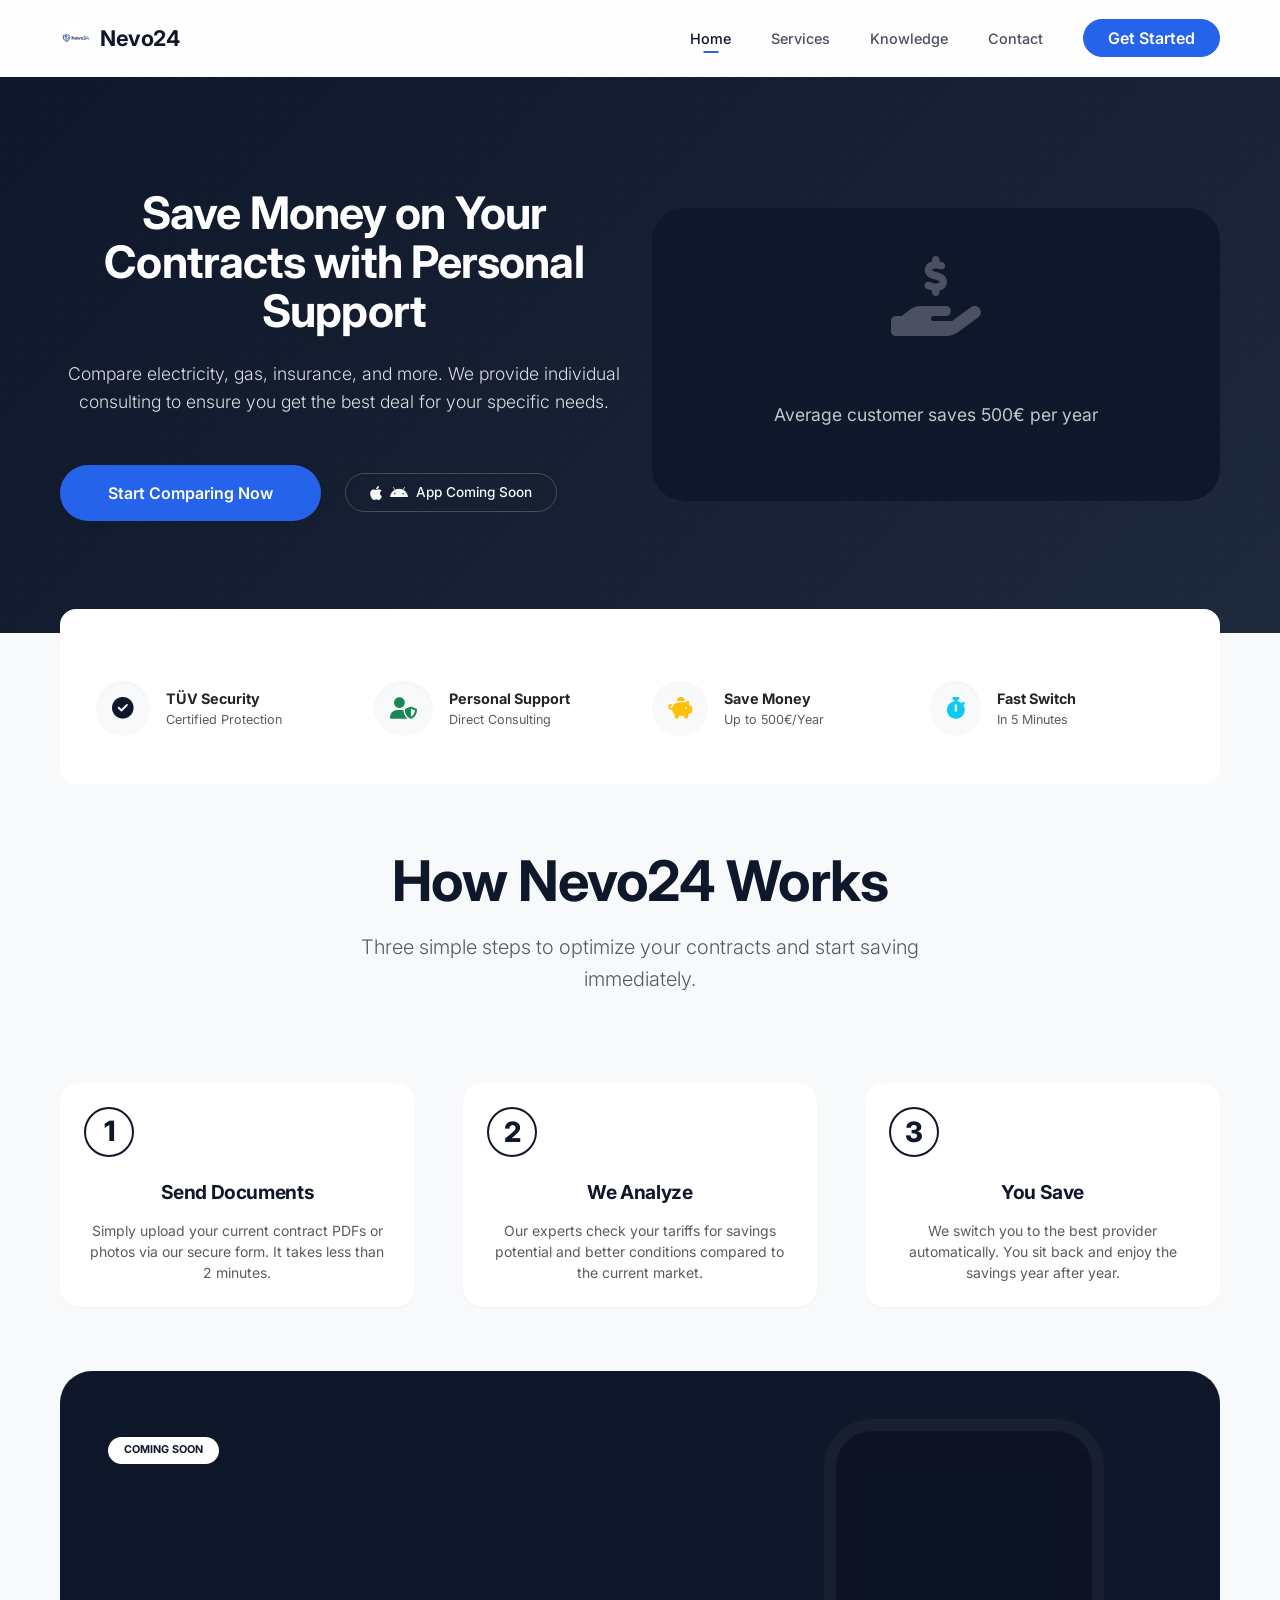
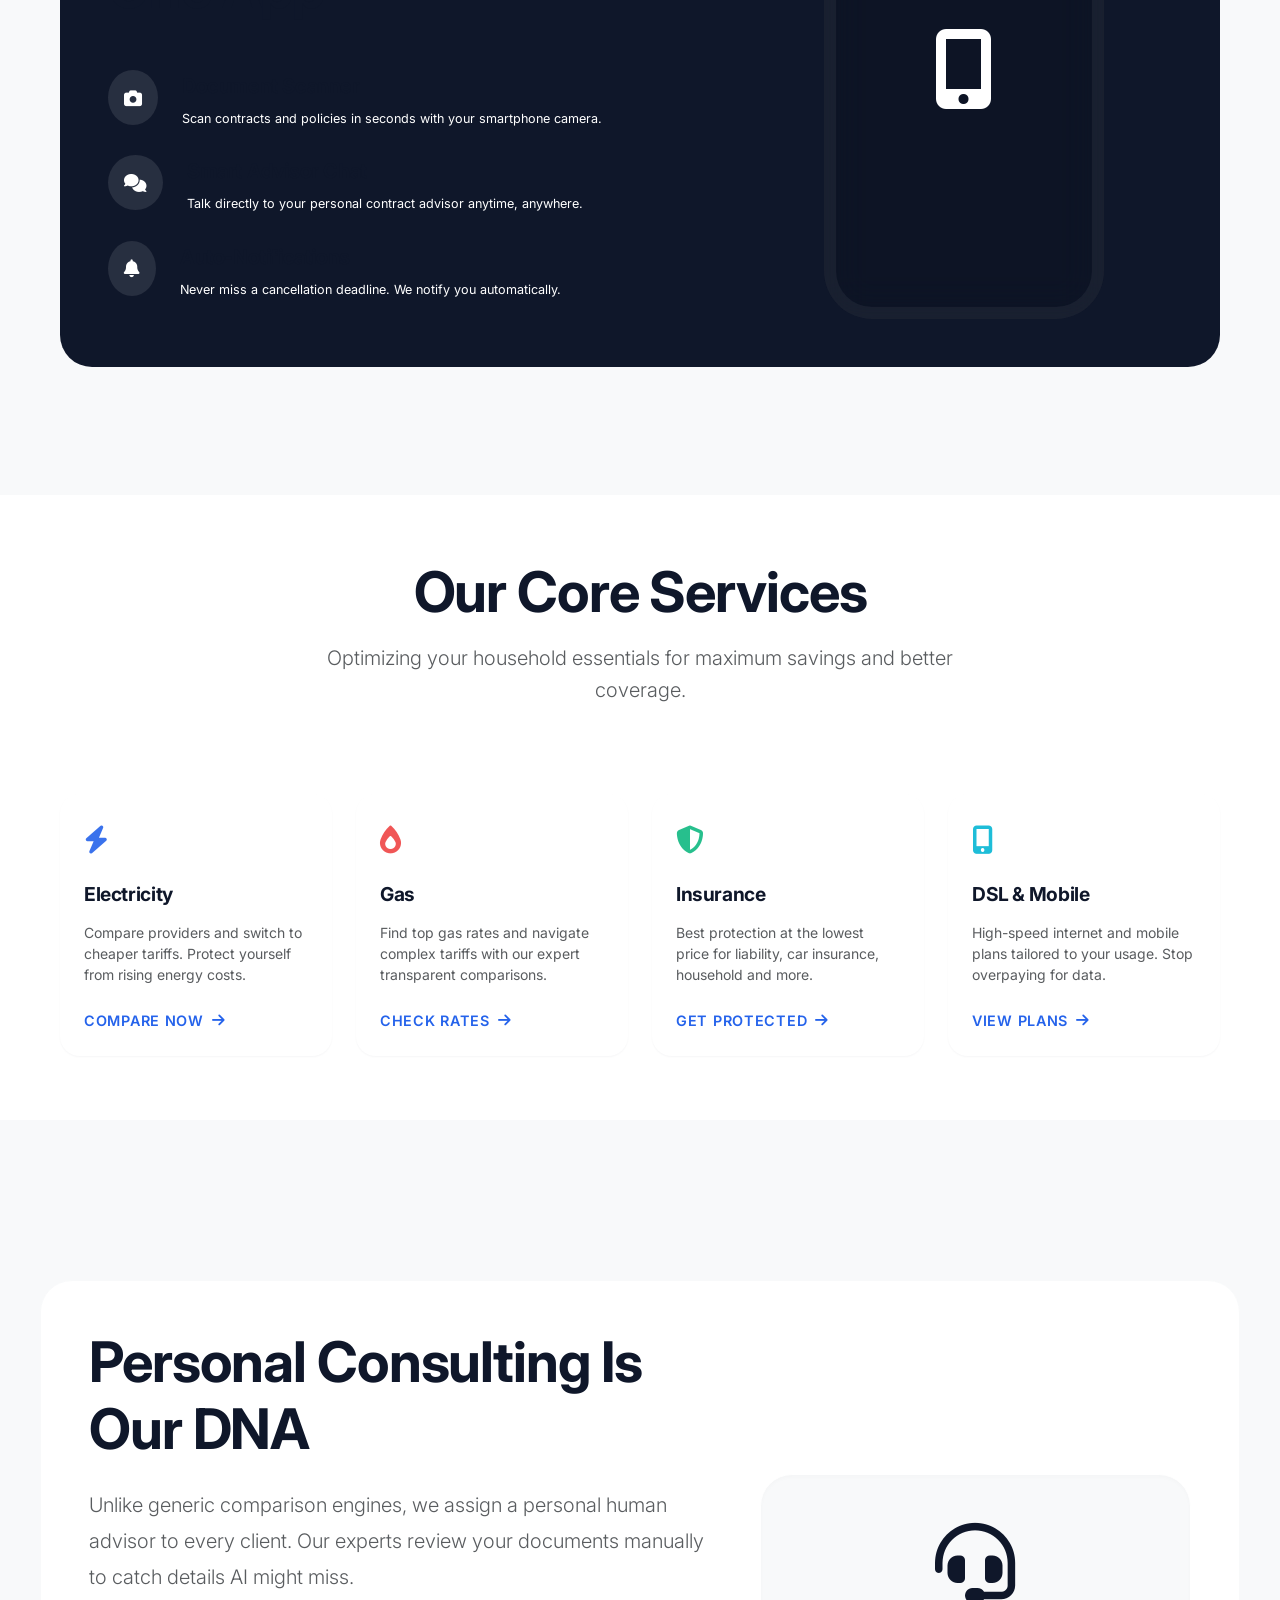
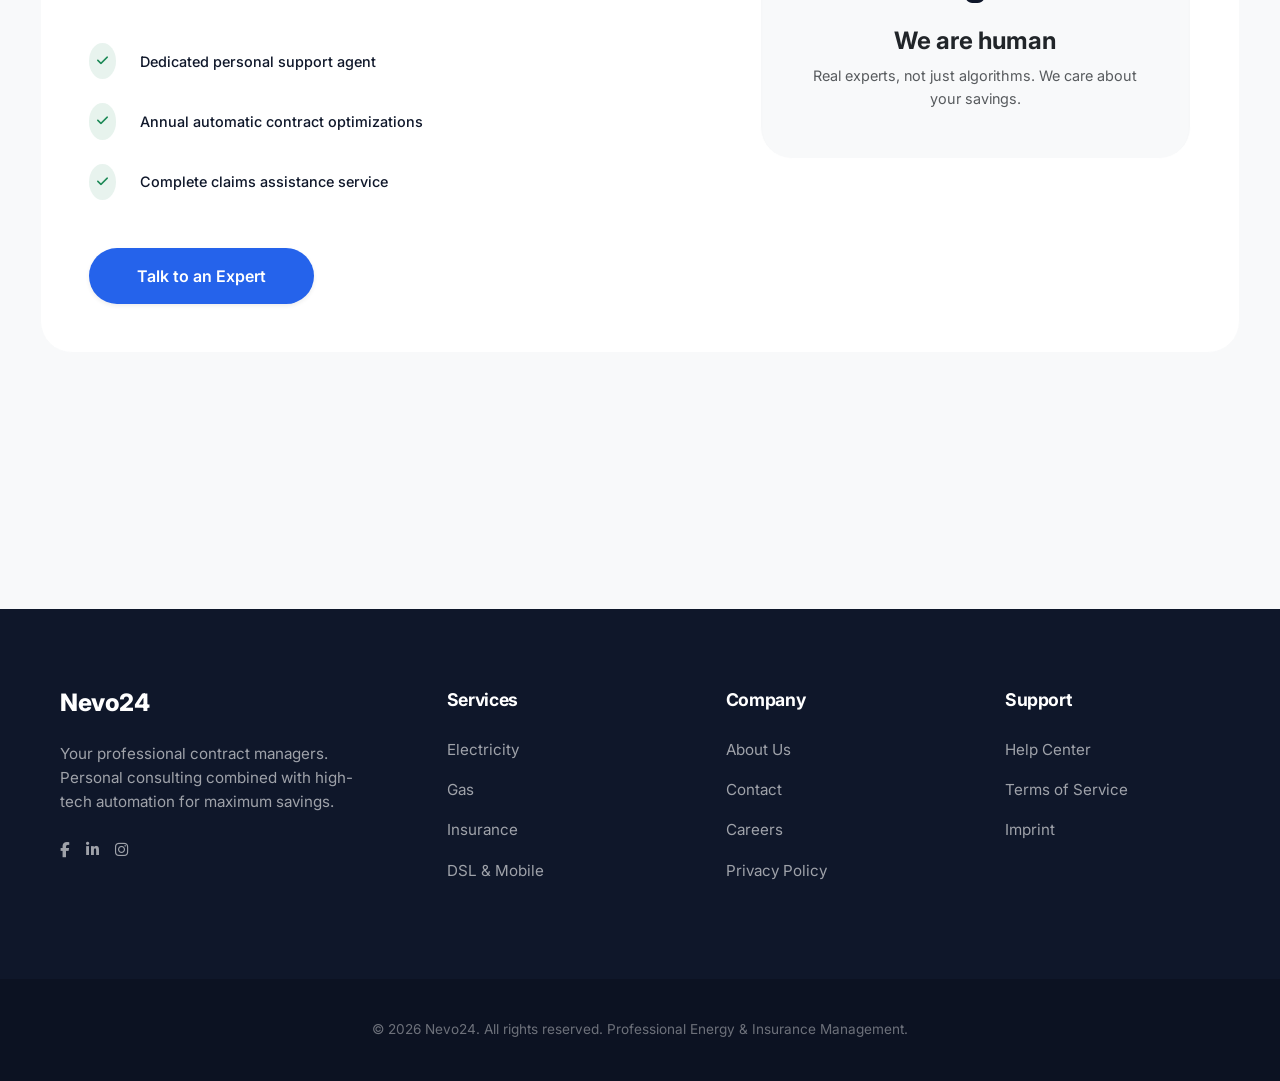
<file: index.html>
<!DOCTYPE html>
<html lang="en">

<head>
    <meta charset="UTF-8">
    <meta name="viewport" content="width=device-width, initial-scale=1.0">
    <title>Nevo24 - Compare Contracts & Save | Electricity, Gas, Insurance</title>
    <meta name="description"
        content="Compare electricity, gas, insurance, and more with Nevo24. Get personal consulting support and find the best deals for your needs.">
    <!-- Mobile App Settings -->
    <meta name="apple-mobile-web-app-capable" content="yes">
    <meta name="apple-mobile-web-app-status-bar-style" content="black-translucent">
    <meta name="theme-color" content="#0f172a">

    <!-- Open Graph for better sharing -->
    <meta property="og:title" content="Nevo24 - Your Personal Contract Manager">
    <meta property="og:description" content="Compare electricity, gas, and insurance with expert support.">
    <meta property="og:type" content="website">

    <!-- Bootstrap 5 CSS -->
    <link href="https://cdn.jsdelivr.net/npm/bootstrap@5.3.2/dist/css/bootstrap.min.css" rel="stylesheet">
    <!-- AOS CSS -->
    <link href="https://unpkg.com/aos@2.3.1/dist/aos.css" rel="stylesheet">

    <link rel="stylesheet" href="css/main.css">
    <link href="https://fonts.googleapis.com/css2?family=Inter:wght@400;500;600;700;800&display=swap" rel="stylesheet">
    <!-- FontAwesome for Icons -->
    <link rel="stylesheet" href="https://cdnjs.cloudflare.com/ajax/libs/font-awesome/6.4.0/css/all.min.css">
</head>

<body class="bg-light">
    <header class="navbar navbar-expand-lg navbar-light bg-white sticky-top py-3">
        <div class="container">
            <a href="index.html" class="navbar-brand logo d-flex align-items-center gap-2 text-decoration-none">
                <img src="img/logo.png" alt="Nevo24 Logo" height="32">
                <span>Nevo24</span>
            </a>
            <button class="navbar-toggler border-0" type="button" data-bs-toggle="collapse"
                data-bs-target="#navbarContent" aria-label="Toggle navigation">
                <i class="fas fa-bars"></i>
            </button>
            <div class="collapse navbar-collapse" id="navbarContent">
                <div class="navbar-nav ms-auto gap-4 align-items-lg-center">
                    <a href="index.html" class="nav-link active fw-medium">Home</a>
                    <a href="services.html" class="nav-link fw-medium">Services</a>
                    <a href="knowledge.html" class="nav-link fw-medium">Knowledge</a>
                    <a href="contact.html" class="nav-link fw-medium">Contact</a>
                    <a href="contact.html" class="btn btn-primary px-4 rounded-pill ms-lg-2">Get Started</a>
                </div>
            </div>
        </div>
    </header>

    <main>
        <section class="hero d-flex align-items-center bg-white" style="padding: 4rem 0; min-height: 60vh;">
            <div class="container py-5">
                <div class="row align-items-center">
                    <div class="col-lg-6 hero-content" data-aos="fade-up">
                        <h1 class="display-3 fw-bold mb-4">Save Money on Your Contracts with <span
                                class="text-accent">Personal Support</span></h1>
                        <p class="lead mb-5" style="font-size: 1.1rem; opacity: 0.85;">Compare electricity, gas,
                            insurance,
                            and more. We provide individual consulting to ensure you get the best deal for your specific
                            needs.</p>
                        <div class="d-flex flex-wrap gap-4 align-items-center">
                            <a href="services.html" class="btn btn-cta px-5 py-3 rounded-pill shadow-sm">Start Comparing
                                Now</a>
                            <div class="btn btn-outline-light rounded-pill px-4 py-2 d-flex align-items-center gap-2"
                                style="font-weight: 500; cursor: default; border-color: rgba(255,255,255,0.2);">
                                <i class="fab fa-apple opacity-60"></i> <i class="fab fa-android opacity-60"></i>
                                <span style="font-size: 0.85rem;">App Coming Soon</span>
                            </div>
                        </div>
                    </div>
                    <div class="col-lg-6 mt-5 mt-lg-0" data-aos="fade-left" data-aos-delay="200">
                        <div class="position-relative">
                            <div class="bg-primary rounded-5 shadow-xl p-5 text-white text-center transition"
                                style="backdrop-filter: brightness(1.2);">
                                <i class="fas fa-hand-holding-usd display-1 opacity-25 mb-4"></i>
                                <h3 class="fw-bold mb-2">Max Savings</h3>
                                <p class="opacity-75">Average customer saves 500€ per year</p>
                            </div>
                        </div>
                    </div>
                </div>
            </div>
        </section>

        <!-- USP Bar -->
        <div class="container mt-n5 position-relative z-2">
            <div class="row row-cols-1 row-cols-md-2 row-cols-lg-4 g-4 py-5 px-4 bg-white shadow-xl rounded-4 mx-0"
                data-aos="fade-up" data-aos-delay="400">
                <div class="col d-flex align-items-center gap-3">
                    <div class="bg-light text-primary rounded-circle p-3 shadow-inner">
                        <i class="fas fa-check-circle fa-xl"></i>
                    </div>
                    <div>
                        <div class="fw-bold text-dark">TÜV Security</div>
                        <div class="small text-muted">Certified Protection</div>
                    </div>
                </div>
                <!-- ... other items ... -->
                <div class="col d-flex align-items-center gap-3">
                    <div class="bg-light text-success rounded-circle p-3 shadow-inner">
                        <i class="fas fa-user-shield fa-xl"></i>
                    </div>
                    <div>
                        <div class="fw-bold text-dark">Personal Support</div>
                        <div class="small text-muted">Direct Consulting</div>
                    </div>
                </div>
                <div class="col d-flex align-items-center gap-3">
                    <div class="bg-light text-warning rounded-circle p-3 shadow-inner">
                        <i class="fas fa-piggy-bank fa-xl"></i>
                    </div>
                    <div>
                        <div class="fw-bold text-dark">Save Money</div>
                        <div class="small text-muted">Up to 500€/Year</div>
                    </div>
                </div>
                <div class="col d-flex align-items-center gap-3">
                    <div class="bg-light text-info rounded-circle p-3 shadow-inner">
                        <i class="fas fa-stopwatch fa-xl"></i>
                    </div>
                    <div>
                        <div class="fw-bold text-dark">Fast Switch</div>
                        <div class="small text-muted">In 5 Minutes</div>
                    </div>
                </div>
            </div>
        </div>

        <!-- How it Works -->
        <section class="section" style="padding: 4rem 0;">
            <div class="container text-center">
                <div class="section-title mb-5 pb-4" data-aos="fade-up">
                    <h2 class="display-4 fw-bold mb-3">How Nevo24 Works</h2>
                    <p class="text-muted lead mx-auto" style="max-width: 650px;">Three simple steps to optimize your
                        contracts and start saving immediately.</p>
                </div>
                <div class="row g-5">
                    <div class="col-md-4" data-aos="fade-up" data-aos-delay="100">
                        <div class="card p-4 h-100 shadow-hover">
                            <div class="text-primary opacity-20 d-inline-flex align-items-center justify-content-center rounded-circle mb-4"
                                style="width: 50px; height: 50px; font-size: 1.75rem; font-weight: 800; border: 2px solid">
                                1</div>
                            <h3 class="fw-bold h4 mb-3">Send Documents</h3>
                            <p class="text-muted mb-0">Simply upload your current contract PDFs or photos via our secure
                                form. It takes less than 2 minutes.</p>
                        </div>
                    </div>
                    <div class="col-md-4" data-aos="fade-up" data-aos-delay="200">
                        <div class="card p-4 h-100 shadow-hover">
                            <div class="text-primary opacity-20 d-inline-flex align-items-center justify-content-center rounded-circle mb-4"
                                style="width: 50px; height: 50px; font-size: 1.75rem; font-weight: 800; border: 2px solid">
                                2</div>
                            <h3 class="fw-bold h4 mb-3">We Analyze</h3>
                            <p class="text-muted mb-0">Our experts check your tariffs for savings potential and better
                                conditions compared to the current market.</p>
                        </div>
                    </div>
                    <div class="col-md-4" data-aos="fade-up" data-aos-delay="300">
                        <div class="card p-4 h-100 shadow-hover">
                            <div class="text-primary opacity-20 d-inline-flex align-items-center justify-content-center rounded-circle mb-4"
                                style="width: 50px; height: 50px; font-size: 1.75rem; font-weight: 800; border: 2px solid">
                                3</div>
                            <h3 class="fw-bold h4 mb-3">You Save</h3>
                            <p class="text-muted mb-0">We switch you to the best provider automatically. You sit back
                                and enjoy the savings year after year.</p>
                        </div>
                    </div>
                </div>
            </div>
        </section>

        <!-- App Teaser -->
        <section class="container" style="margin-bottom: 8rem;">
            <div class="bg-primary p-4 p-lg-5 rounded-5 text-white shadow-xl position-relative overflow-hidden"
                data-aos="zoom-in">
                <div class="row align-items-center g-5 position-relative z-2">
                    <div class="col-lg-7">
                        <span class="badge bg-white text-primary rounded-pill mb-4 px-3 py-2 fw-bold shadow-sm">COMING
                            SOON</span>
                        <h2 class="display-4 fw-bold mb-4">Manage Everything in One App</h2>
                        <div class="row g-4 mt-2">
                            <div class="col-md-12 d-flex align-items-start gap-4">
                                <div class="bg-white bg-opacity-10 rounded-circle p-3 text-white">
                                    <i class="fas fa-camera fa-lg"></i>
                                </div>
                                <div class="pt-1">
                                    <h5 class="fw-bold mb-2">Document Scanner</h5>
                                    <p class="mb-0 opacity-70 small lh-lg">Scan contracts and policies in seconds with
                                        your
                                        smartphone camera.</p>
                                </div>
                            </div>
                            <div class="col-md-12 d-flex align-items-start gap-4">
                                <div class="bg-white bg-opacity-10 rounded-circle p-3 text-white">
                                    <i class="fas fa-comments fa-lg"></i>
                                </div>
                                <div class="pt-1">
                                    <h5 class="fw-bold mb-2">Smart Advisor Chat</h5>
                                    <p class="mb-0 opacity-70 small lh-lg">Talk directly to your personal contract
                                        advisor
                                        anytime, anywhere.</p>
                                </div>
                            </div>
                            <div class="col-md-12 d-flex align-items-start gap-4">
                                <div class="bg-white bg-opacity-10 rounded-circle p-3 text-white">
                                    <i class="fas fa-bell fa-lg"></i>
                                </div>
                                <div class="pt-1">
                                    <h5 class="fw-bold mb-2">Auto-Notifications</h5>
                                    <p class="mb-0 opacity-70 small lh-lg">Never miss a cancellation deadline. We notify
                                        you
                                        automatically.</p>
                                </div>
                            </div>
                        </div>
                    </div>
                    <div class="col-lg-5 d-none d-lg-block text-center">
                        <div class="mockup-phone shadow-xl mx-auto"
                            style="width: 280px; height: 500px; border: 12px solid rgba(255,255,255,0.05); border-radius: 48px; background: rgba(0,0,0,0.1); backdrop-filter: blur(20px); display: flex; align-items: center; justify-content: center;">
                            <i class="fas fa-mobile-alt display-1 opacity-20"></i>
                        </div>
                    </div>
                </div>
            </div>
        </section>

        <!-- Services Section -->
        <section class="bg-white" style="padding: 4rem 0;">
            <div class="container text-center">
                <div class="section-title mb-5 pb-4" data-aos="fade-up">
                    <h2 class="display-4 fw-bold mb-3">Our Core Services</h2>
                    <p class="text-muted lead mx-auto" style="max-width: 650px;">Optimizing your household essentials
                        for maximum savings and better coverage.</p>
                </div>
                <div class="row g-4 text-start">
                    <div class="col-md-6 col-lg-3" data-aos="fade-up" data-aos-delay="100">
                        <div class="card shadow-hover">
                            <div class="card-icon">
                                <i class="fas fa-bolt"></i>
                            </div>
                            <h3 class="fw-bold h5 mb-3">Electricity</h3>
                            <p class="text-muted mb-4">Compare providers and switch to cheaper tariffs.
                                Protect yourself from rising energy costs.</p>
                            <a href="services.html#electricity" class="card-link stretched-link">Compare Now
                                <i class="fas fa-arrow-right"></i></a>
                        </div>
                    </div>
                    <div class="col-md-6 col-lg-3" data-aos="fade-up" data-aos-delay="200">
                        <div class="card shadow-hover">
                            <div class="card-icon" style="color: #ef4444;">
                                <i class="fas fa-burn"></i>
                            </div>
                            <h3 class="fw-bold h5 mb-3">Gas</h3>
                            <p class="text-muted mb-4">Find top gas rates and navigate complex tariffs with
                                our expert transparent comparisons.</p>
                            <a href="services.html#gas" class="card-link stretched-link">Check Rates
                                <i class="fas fa-arrow-right"></i></a>
                        </div>
                    </div>
                    <div class="col-md-6 col-lg-3" data-aos="fade-up" data-aos-delay="300">
                        <div class="card shadow-hover">
                            <div class="card-icon" style="color: #10b981;">
                                <i class="fas fa-shield-alt"></i>
                            </div>
                            <h3 class="fw-bold h5 mb-3">Insurance</h3>
                            <p class="text-muted mb-4">Best protection at the lowest price for liability, car
                                insurance, household and more.</p>
                            <a href="services.html#insurance" class="card-link stretched-link">Get Protected
                                <i class="fas fa-arrow-right"></i></a>
                        </div>
                    </div>
                    <div class="col-md-6 col-lg-3" data-aos="fade-up" data-aos-delay="400">
                        <div class="card shadow-hover">
                            <div class="card-icon" style="color: #06b6d4;">
                                <i class="fas fa-mobile-alt"></i>
                            </div>
                            <h3 class="fw-bold h5 mb-3">DSL & Mobile</h3>
                            <p class="text-muted mb-4">High-speed internet and mobile plans tailored to your
                                usage. Stop overpaying for data.</p>
                            <a href="services.html#dsl" class="card-link stretched-link">View Plans
                                <i class="fas fa-arrow-right"></i></a>
                        </div>
                    </div>
                </div>
            </div>
        </section>

        <!-- Why Choose Section -->
        <section class="section" style="padding: 10rem 0;">
            <div class="container py-5 px-5 bg-white border border-light shadow-xl rounded-5" data-aos="fade-up">
                <div class="row align-items-center g-5">
                    <div class="col-lg-7">
                        <h2 class="display-4 fw-bold mb-4">Personal Consulting Is Our DNA</h2>
                        <p class="lead text-muted mb-5" style="line-height: 1.8;">Unlike generic comparison engines, we
                            assign a personal human
                            advisor to every client. Our experts review your documents manually to catch details AI
                            might miss.</p>
                        <ul class="list-unstyled mb-5">
                            <li class="d-flex align-items-center gap-4 mb-4">
                                <div class="bg-success bg-opacity-10 text-success rounded-circle p-2 small"><i
                                        class="fas fa-check"></i></div>
                                <span class="fw-medium">Dedicated personal support agent</span>
                            </li>
                            <li class="d-flex align-items-center gap-4 mb-4">
                                <div class="bg-success bg-opacity-10 text-success rounded-circle p-2 small"><i
                                        class="fas fa-check"></i></div>
                                <span class="fw-medium">Annual automatic contract optimizations</span>
                            </li>
                            <li class="d-flex align-items-center gap-4 mb-4">
                                <div class="bg-success bg-opacity-10 text-success rounded-circle p-2 small"><i
                                        class="fas fa-check"></i></div>
                                <span class="fw-medium">Complete claims assistance service</span>
                            </li>
                        </ul>
                        <a href="contact.html" class="btn btn-cta px-5 py-3 rounded-pill shadow-sm">Talk to an
                            Expert</a>
                    </div>
                    <div class="col-lg-5 text-center px-4">
                        <div class="bg-light p-5 rounded-5 shadow-inner position-relative border border-white">
                            <i class="fas fa-headset display-1 text-primary opacity-10 mb-4"></i>
                            <div class="fw-bold text-dark h4 mb-2">We are human</div>
                            <p class="text-muted mb-0">Real experts, not just algorithms. We care about your savings.
                            </p>
                        </div>
                    </div>
                </div>
            </div>
        </section>
    </main>

    <footer class="footer">
        <div class="container">
            <div class="footer-content">
                <div class="footer-col">
                    <h4 class="logo text-white mb-4">Nevo24</h4>
                    <p class="mb-4">Your professional contract managers. Personal consulting combined with high-tech
                        automation for maximum savings.</p>
                    <div class="d-flex gap-3">
                        <a href="#" class="social-link"><i class="fab fa-facebook-f"></i></a>
                        <a href="#" class="social-link"><i class="fab fa-linkedin-in"></i></a>
                        <a href="#" class="social-link"><i class="fab fa-instagram"></i></a>
                    </div>
                </div>
                <div class="footer-col">
                    <h5>Services</h5>
                    <ul>
                        <li><a href="services.html#electricity">Electricity</a></li>
                        <li><a href="services.html#gas">Gas</a></li>
                        <li><a href="services.html#insurance">Insurance</a></li>
                        <li><a href="services.html#dsl">DSL & Mobile</a></li>
                    </ul>
                </div>
                <div class="footer-col">
                    <h5>Company</h5>
                    <ul>
                        <li><a href="#">About Us</a></li>
                        <li><a href="contact.html">Contact</a></li>
                        <li><a href="#">Careers</a></li>
                        <li><a href="#">Privacy Policy</a></li>
                    </ul>
                </div>
                <div class="footer-col">
                    <h5>Support</h5>
                    <ul>
                        <li><a href="knowledge.html">Help Center</a></li>
                        <li><a href="#">Terms of Service</a></li>
                        <li><a href="#">Imprint</a></li>
                    </ul>
                </div>
            </div>
        </div>
        <div class="footer-bottom">
            <div class="container">
                &copy; 2026 Nevo24. All rights reserved. Professional Energy & Insurance Management.
            </div>
        </div>
    </footer>

    <!-- Bootstrap 5 JS -->
    <script src="https://cdn.jsdelivr.net/npm/bootstrap@5.3.2/dist/js/bootstrap.bundle.min.js"></script>
    <!-- AOS JS -->
    <script src="https://unpkg.com/aos@2.3.1/dist/aos.js"></script>
    <script>
        AOS.init({
            duration: 800,
            once: true,
            easing: 'ease-out-cubic'
        });
    </script>
    <script src="js/main.js"></script>
</body>

</html>
</file>
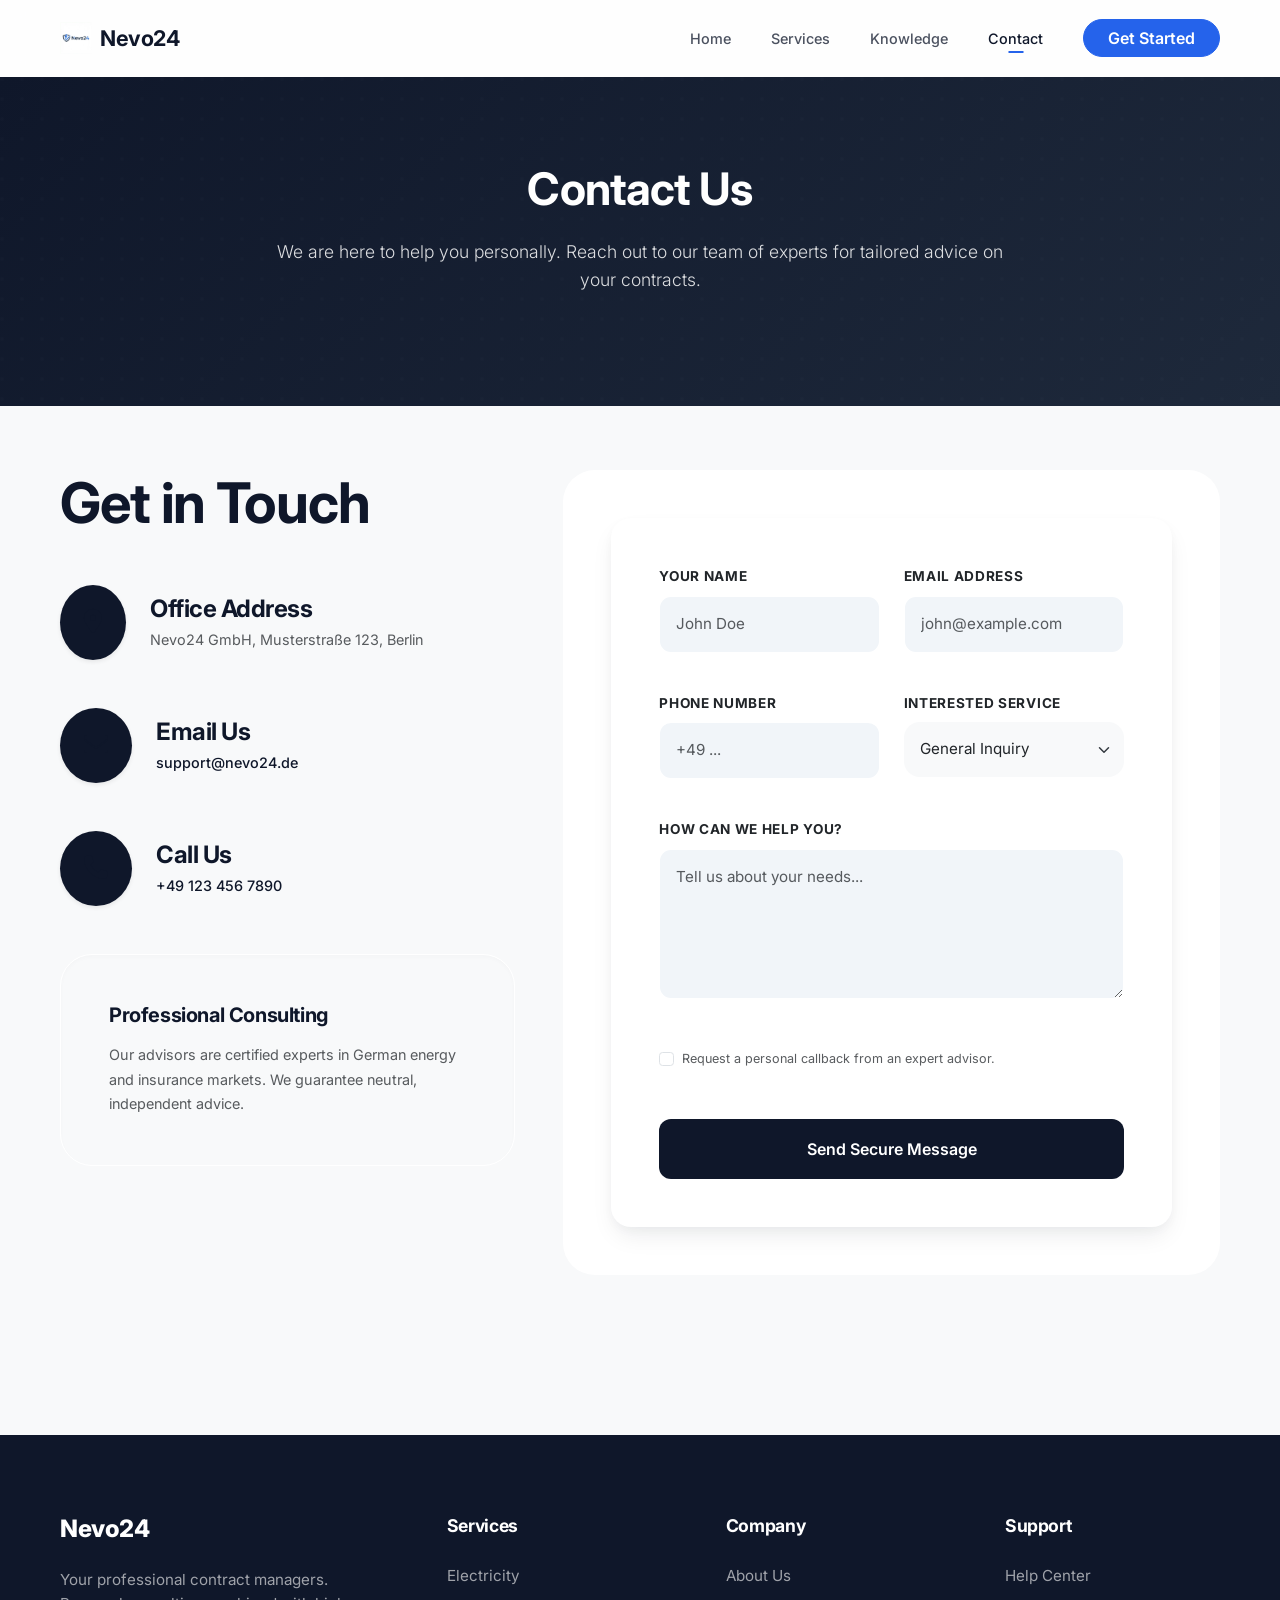
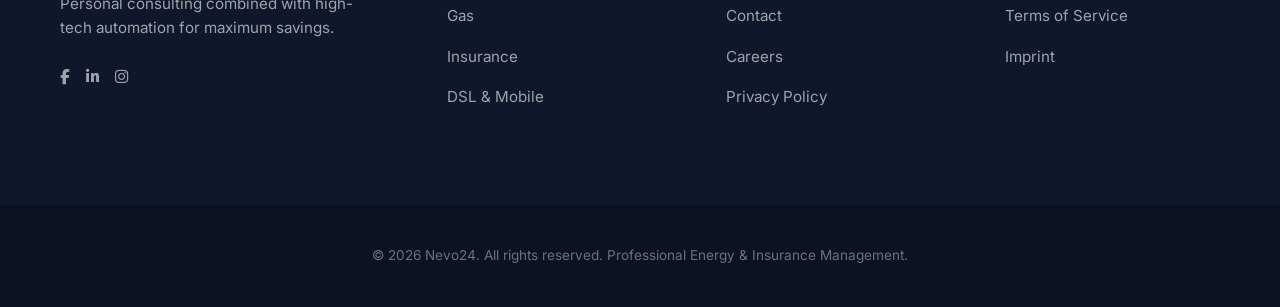
<file: contact.html>
<!DOCTYPE html>
<html lang="en">

<head>
    <meta charset="UTF-8">
    <meta name="viewport" content="width=device-width, initial-scale=1.0">
    <title>Contact Us - Nevo24</title>
    <meta name="description"
        content="Get in touch with Nevo24 for personal consulting on your contracts. We are here to help.">
    <!-- Mobile App Settings -->
    <meta name="apple-mobile-web-app-capable" content="yes">
    <meta name="apple-mobile-web-app-status-bar-style" content="black-translucent">
    <meta name="theme-color" content="#0f172a">

    <!-- Bootstrap 5 CSS -->
    <link href="https://cdn.jsdelivr.net/npm/bootstrap@5.3.2/dist/css/bootstrap.min.css" rel="stylesheet">
    <!-- AOS CSS -->
    <link href="https://unpkg.com/aos@2.3.1/dist/aos.css" rel="stylesheet">

    <link rel="stylesheet" href="css/main.css">
    <link href="https://fonts.googleapis.com/css2?family=Inter:wght@400;500;600;700;800&display=swap" rel="stylesheet">
    <!-- FontAwesome for Icons -->
    <link rel="stylesheet" href="https://cdnjs.cloudflare.com/ajax/libs/font-awesome/6.4.0/css/all.min.css">
</head>

<body class="bg-light">
    <header class="navbar navbar-expand-lg navbar-light bg-white sticky-top py-3">
        <div class="container">
            <a href="index.html" class="navbar-brand logo d-flex align-items-center gap-2 text-decoration-none">
                <img src="img/logo.png" alt="Nevo24 Logo" height="32">
                <span>Nevo24</span>
            </a>
            <button class="navbar-toggler border-0" type="button" data-bs-toggle="collapse"
                data-bs-target="#navbarContent" aria-label="Toggle navigation">
                <i class="fas fa-bars"></i>
            </button>
            <div class="collapse navbar-collapse" id="navbarContent">
                <div class="navbar-nav ms-auto gap-4 align-items-lg-center">
                    <a href="index.html" class="nav-link fw-medium">Home</a>
                    <a href="services.html" class="nav-link fw-medium">Services</a>
                    <a href="knowledge.html" class="nav-link fw-medium">Knowledge</a>
                    <a href="contact.html" class="nav-link active fw-medium">Contact</a>
                    <a href="contact.html" class="btn btn-primary px-4 rounded-pill ms-lg-2">Get Started</a>
                </div>
            </div>
        </div>
    </header>

    <main>
        <section class="hero" style="padding: 4rem 0;">
            <div class="container py-4 text-center" data-aos="fade-down">
                <h1 class="display-3 fw-bold mb-4">Contact Us</h1>
                <p class="lead mx-auto" style="max-width: 750px; font-size: 1.1rem; opacity: 0.85;">We are here to help
                    you
                    personally. Reach
                    out to our team of experts for tailored advice on your contracts.</p>
            </div>
        </section>

        <section style="padding: 4rem 0;">
            <div class="container">
                <div class="row g-5">
                    <!-- Contact Info -->
                    <div class="col-lg-5" data-aos="fade-right">
                        <h2 class="display-4 fw-bold mb-5">Get in Touch</h2>

                        <div class="d-flex gap-4 mb-5 align-items-center">
                            <div class="bg-primary bg-opacity-10 rounded-circle p-4 text-primary shadow-sm">
                                <i class="fas fa-map-marker-alt fs-4"></i>
                            </div>
                            <div>
                                <h4 class="fw-bold mb-1">Office Address</h4>
                                <p class="text-muted mb-0">Nevo24 GmbH, Musterstraße 123, Berlin</p>
                            </div>
                        </div>

                        <div class="d-flex gap-4 mb-5 align-items-center">
                            <div class="bg-primary bg-opacity-10 rounded-circle p-4 text-primary shadow-sm">
                                <i class="fas fa-envelope fs-4"></i>
                            </div>
                            <div>
                                <h4 class="fw-bold mb-1">Email Us</h4>
                                <p class="text-muted mb-0"><a href="mailto:support@nevo24.de"
                                        class="text-decoration-none text-primary fw-medium">support@nevo24.de</a></p>
                            </div>
                        </div>

                        <div class="d-flex gap-4 mb-5 align-items-center">
                            <div class="bg-primary bg-opacity-10 rounded-circle p-4 text-primary shadow-sm">
                                <i class="fas fa-phone fs-4"></i>
                            </div>
                            <div>
                                <h4 class="fw-bold mb-1">Call Us</h4>
                                <p class="text-muted mb-0"><a href="tel:+491234567890"
                                        class="text-decoration-none text-primary fw-medium">+49 123 456 7890</a></p>
                            </div>
                        </div>

                        <div class="mt-5 p-5 bg-light rounded-5 border border-white shadow-inner">
                            <h5 class="fw-bold mb-3">Professional Consulting</h5>
                            <p class="text-muted mb-0" style="line-height: 1.7;">Our advisors are certified experts in
                                German energy and
                                insurance markets. We guarantee neutral, independent advice.</p>
                        </div>
                    </div>

                    <!-- Contact Form -->
                    <div class="col-lg-7" data-aos="fade-left">
                        <div class="bg-white p-5 rounded-5 shadow-xl">
                            <form class="contact-form" action="#" method="POST">
                                <div class="row g-4">
                                    <div class="col-md-6">
                                        <div class="form-group mb-3">
                                            <label class="small fw-bold text-dark mb-2" for="name">Your Name</label>
                                            <input type="text" id="name" name="name" class="form-control" required
                                                placeholder="John Doe">
                                        </div>
                                    </div>
                                    <div class="col-md-6">
                                        <div class="form-group mb-3">
                                            <label class="small fw-bold text-dark mb-2" for="email">Email
                                                Address</label>
                                            <input type="email" id="email" name="email" class="form-control" required
                                                placeholder="john@example.com">
                                        </div>
                                    </div>
                                    <div class="col-md-6">
                                        <div class="form-group mb-3">
                                            <label class="small fw-bold text-dark mb-2" for="phone">Phone Number</label>
                                            <input type="tel" id="phone" name="phone" class="form-control"
                                                placeholder="+49 ...">
                                        </div>
                                    </div>
                                    <div class="col-md-6">
                                        <div class="form-group mb-3">
                                            <label class="small fw-bold text-dark mb-2" for="service">Interested
                                                Service</label>
                                            <select id="service" name="service"
                                                class="form-select w-100 p-3 bg-light border-0 rounded-4"
                                                style="font-size: 0.95rem;">
                                                <option value="general">General Inquiry</option>
                                                <option value="electricity">Electricity</option>
                                                <option value="gas">Gas</option>
                                                <option value="insurance">Insurance</option>
                                                <option value="dsl">DSL & Mobile</option>
                                            </select>
                                        </div>
                                    </div>
                                    <div class="col-12">
                                        <div class="form-group mb-4">
                                            <label class="small fw-bold text-dark mb-2" for="message">How can we help
                                                you?</label>
                                            <textarea id="message" name="message" class="form-control"
                                                style="height: 150px" required
                                                placeholder="Tell us about your needs..."></textarea>
                                        </div>
                                    </div>
                                    <div class="col-12">
                                        <div class="form-check mb-4 d-flex align-items-center gap-2">
                                            <input class="form-check-input mt-0" type="checkbox" id="callback"
                                                name="callback">
                                            <label class="form-check-label text-muted small" for="callback">
                                                Request a personal callback from an expert advisor.
                                            </label>
                                        </div>
                                    </div>
                                    <div class="col-12">
                                        <button type="submit" class="btn btn-submit w-100">Send Secure Message</button>
                                    </div>
                                </div>
                            </form>
                        </div>
                    </div>
                </div>
            </div>
        </section>
    </main>

    <footer class="footer">
        <div class="container">
            <div class="footer-content">
                <div class="footer-col">
                    <h4 class="logo text-white mb-4">Nevo24</h4>
                    <p class="mb-4">Your professional contract managers. Personal consulting combined with high-tech
                        automation for maximum savings.</p>
                    <div class="d-flex gap-3">
                        <a href="#" class="social-link"><i class="fab fa-facebook-f"></i></a>
                        <a href="#" class="social-link"><i class="fab fa-linkedin-in"></i></a>
                        <a href="#" class="social-link"><i class="fab fa-instagram"></i></a>
                    </div>
                </div>
                <div class="footer-col">
                    <h5>Services</h5>
                    <ul>
                        <li><a href="services.html#electricity">Electricity</a></li>
                        <li><a href="services.html#gas">Gas</a></li>
                        <li><a href="services.html#insurance">Insurance</a></li>
                        <li><a href="services.html#dsl">DSL & Mobile</a></li>
                    </ul>
                </div>
                <div class="footer-col">
                    <h5>Company</h5>
                    <ul>
                        <li><a href="#">About Us</a></li>
                        <li><a href="contact.html">Contact</a></li>
                        <li><a href="#">Careers</a></li>
                        <li><a href="#">Privacy Policy</a></li>
                    </ul>
                </div>
                <div class="footer-col">
                    <h5>Support</h5>
                    <ul>
                        <li><a href="knowledge.html">Help Center</a></li>
                        <li><a href="#">Terms of Service</a></li>
                        <li><a href="#">Imprint</a></li>
                    </ul>
                </div>
            </div>
        </div>
        <div class="footer-bottom">
            <div class="container">
                &copy; 2026 Nevo24. All rights reserved. Professional Energy & Insurance Management.
            </div>
        </div>
    </footer>

    <!-- Bootstrap 5 JS -->
    <script src="https://cdn.jsdelivr.net/npm/bootstrap@5.3.2/dist/js/bootstrap.bundle.min.js"></script>
    <!-- AOS JS -->
    <script src="https://unpkg.com/aos@2.3.1/dist/aos.js"></script>
    <script>
        AOS.init({
            duration: 800,
            once: true,
            easing: 'ease-out-cubic'
        });
    </script>
    <script src="js/main.js"></script>
    <script>
        // Pre-select service based on URL parameter
        const urlParams = new URLSearchParams(window.location.search);
        const service = urlParams.get('service');
        if (service) {
            const select = document.getElementById('service');
            if (select) {
                select.value = service;
            }
        }
    </script>
</body>

</html>
</file>
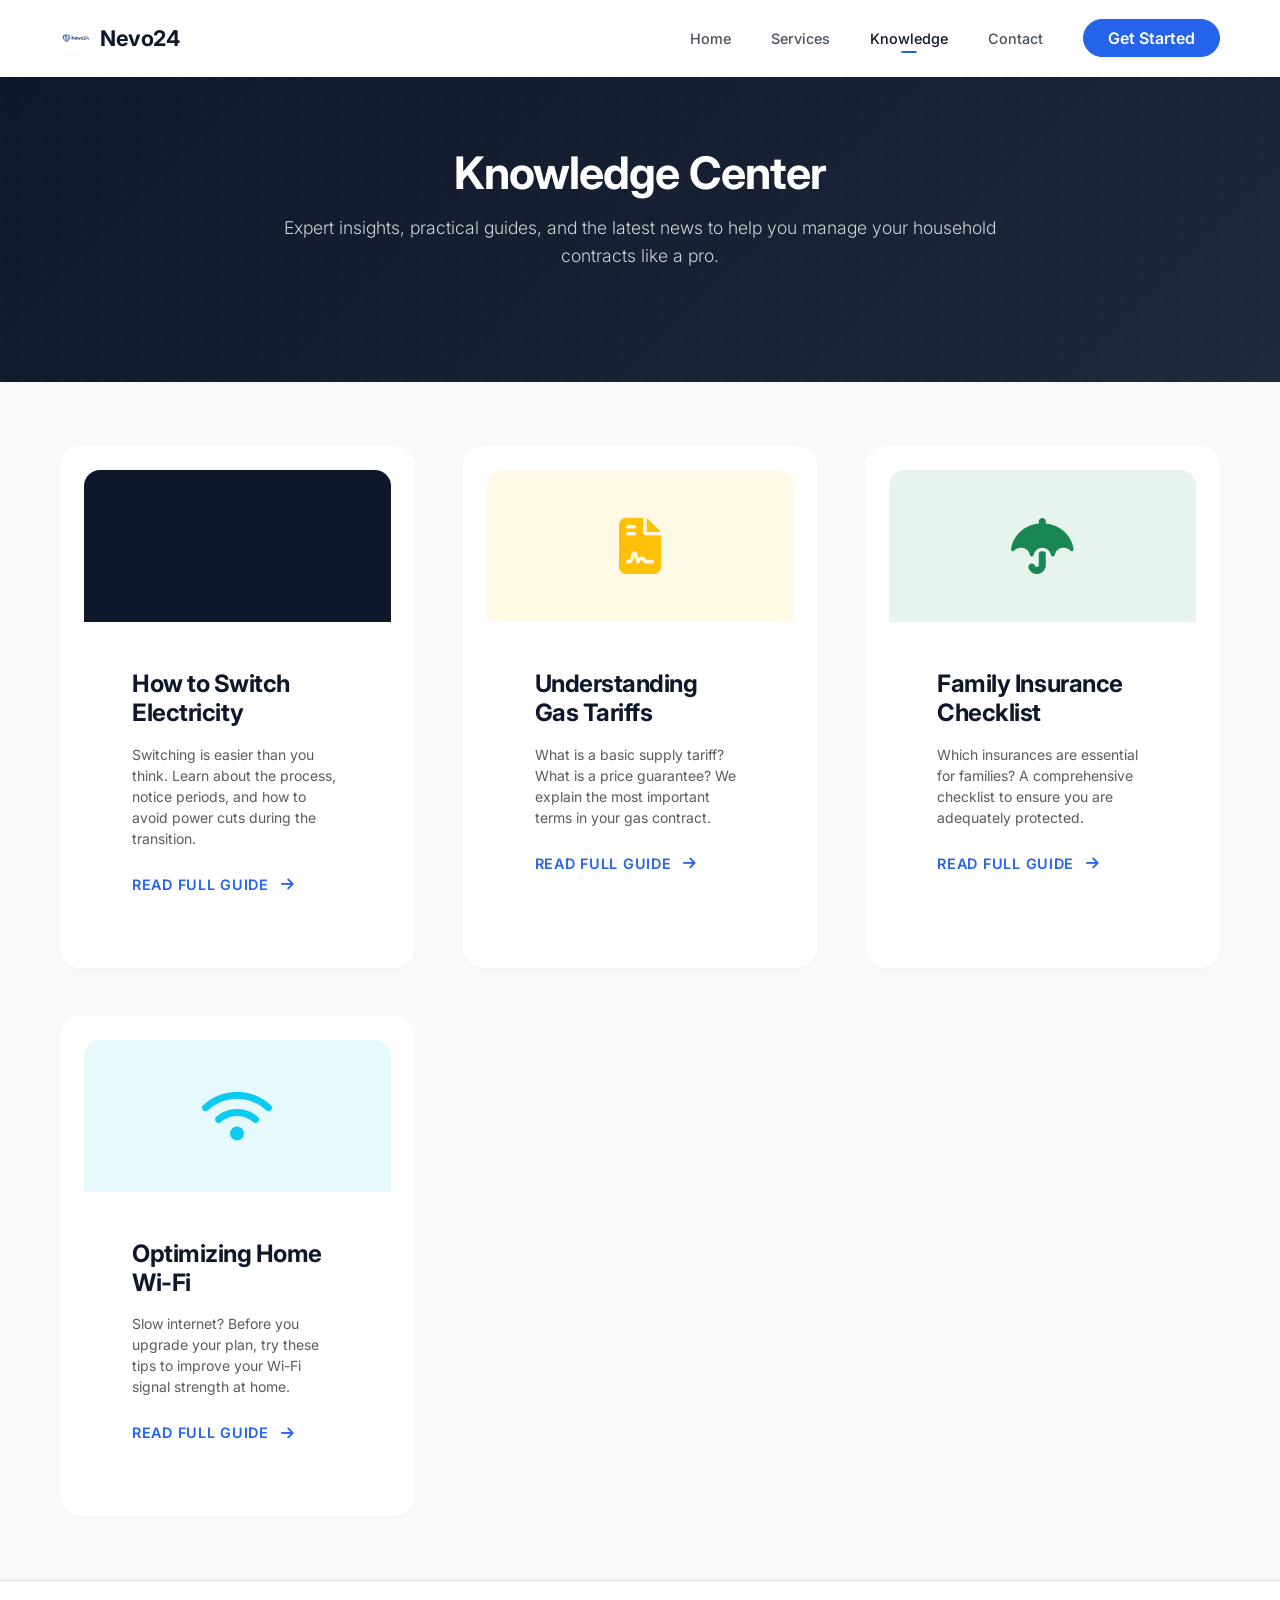
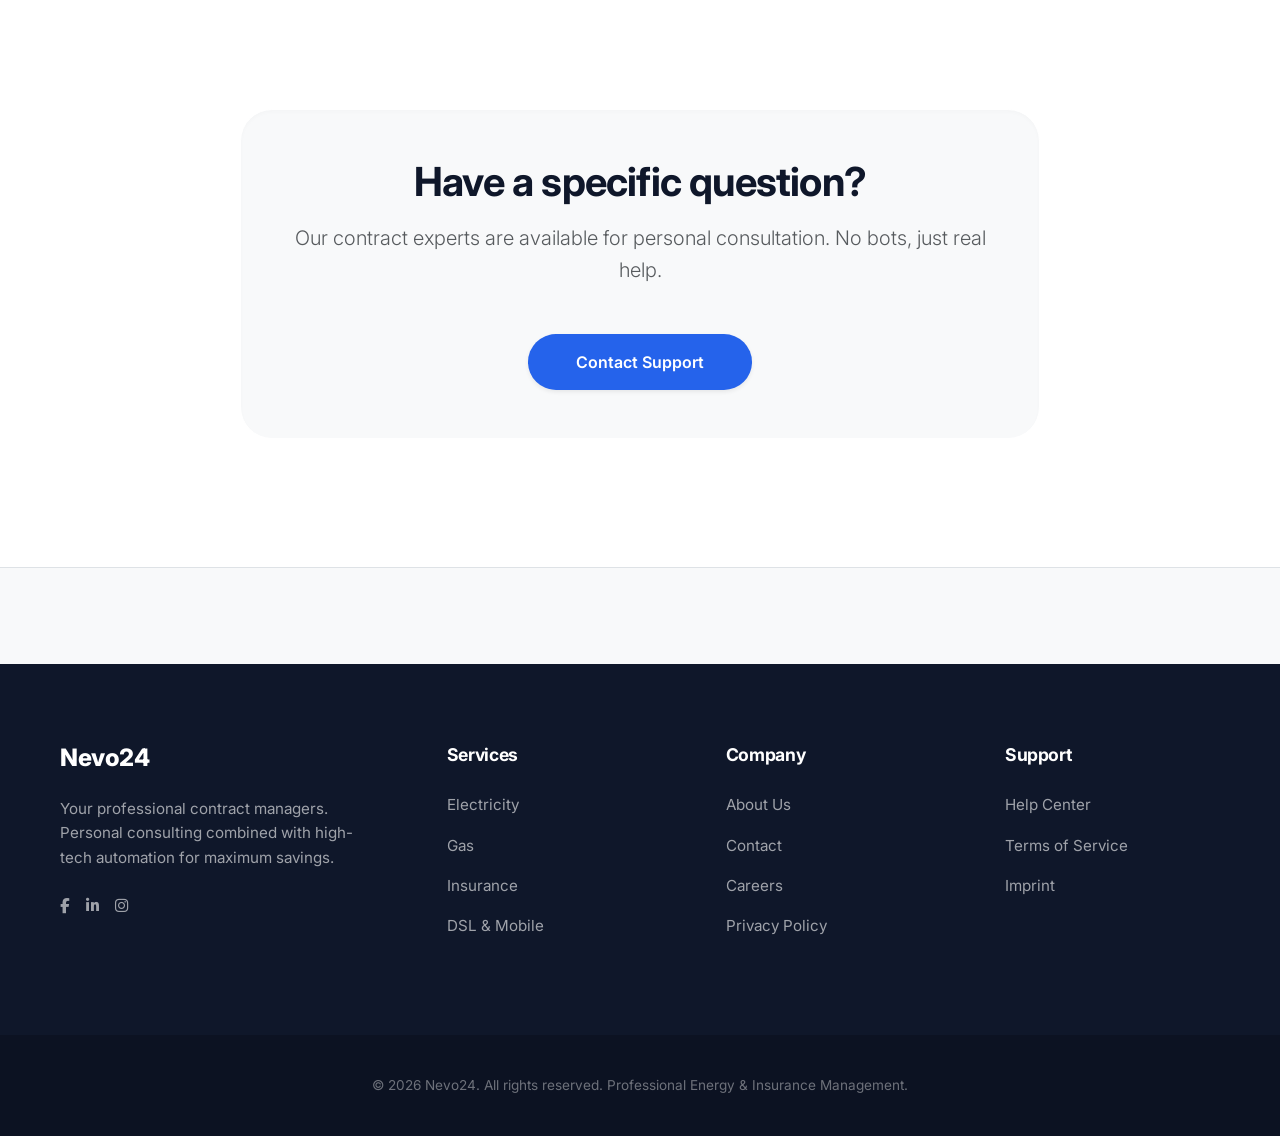
<file: knowledge.html>
<!DOCTYPE html>
<html lang="en">

<head>
    <meta charset="UTF-8">
    <meta name="viewport" content="width=device-width, initial-scale=1.0">
    <title>Knowledge Center - Nevo24</title>
    <meta name="description"
        content="Learn how to save money on contracts. Expert guides on switching providers, understanding tariffs, and more.">
    <!-- Mobile App Settings -->
    <meta name="apple-mobile-web-app-capable" content="yes">
    <meta name="apple-mobile-web-app-status-bar-style" content="black-translucent">
    <meta name="theme-color" content="#0f172a">

    <!-- Bootstrap 5 CSS -->
    <link href="https://cdn.jsdelivr.net/npm/bootstrap@5.3.2/dist/css/bootstrap.min.css" rel="stylesheet">
    <!-- AOS CSS -->
    <link href="https://unpkg.com/aos@2.3.1/dist/aos.css" rel="stylesheet">

    <link rel="stylesheet" href="css/main.css">
    <link href="https://fonts.googleapis.com/css2?family=Inter:wght@400;500;600;700;800&display=swap" rel="stylesheet">
    <!-- FontAwesome for Icons -->
    <link rel="stylesheet" href="https://cdnjs.cloudflare.com/ajax/libs/font-awesome/6.4.0/css/all.min.css">
</head>

<body class="bg-light">
    <header class="navbar navbar-expand-lg navbar-light bg-white sticky-top py-3">
        <div class="container">
            <a href="index.html" class="navbar-brand logo d-flex align-items-center gap-2 text-decoration-none">
                <img src="img/logo.png" alt="Nevo24 Logo" height="32">
                <span>Nevo24</span>
            </a>
            <button class="navbar-toggler border-0" type="button" data-bs-toggle="collapse"
                data-bs-target="#navbarContent" aria-label="Toggle navigation">
                <i class="fas fa-bars"></i>
            </button>
            <div class="collapse navbar-collapse" id="navbarContent">
                <div class="navbar-nav ms-auto gap-4 align-items-lg-center">
                    <a href="index.html" class="nav-link fw-medium">Home</a>
                    <a href="services.html" class="nav-link fw-medium">Services</a>
                    <a href="knowledge.html" class="nav-link active fw-medium">Knowledge</a>
                    <a href="contact.html" class="nav-link fw-medium">Contact</a>
                    <a href="contact.html" class="btn btn-primary px-4 rounded-pill ms-lg-2">Get Started</a>
                </div>
            </div>
        </div>
    </header>

    <main>
        <section class="hero" style="padding: 3rem 0 4rem;">
            <div class="container py-4 text-center" data-aos="fade-down">
                <h1 class="display-3 fw-bold mb-3">Knowledge Center</h1>
                <p class="lead mx-auto" style="max-width: 750px; font-size: 1.1rem; opacity: 0.8;">Expert insights,
                    practical guides, and the
                    latest news to help you manage your household contracts like a pro.</p>
            </div>
        </section>

        <section style="padding: 4rem 0;">
            <div class="container">
                <div class="row g-5">
                    <div class="col-md-6 col-lg-4" data-aos="fade-up">
                        <article class="card h-100 shadow-hover">
                            <div class="bg-primary bg-opacity-10 p-5 text-center rounded-top-4">
                                <i class="fas fa-lightbulb display-4 text-primary"></i>
                            </div>
                            <div class="card-body p-5">
                                <h4 class="fw-bold mb-3">How to Switch Electricity</h4>
                                <p class="text-muted small mb-4">Switching is easier than you think. Learn about the
                                    process, notice periods, and how to avoid power cuts during the transition.</p>
                                <a href="#" class="card-link stretched-link">Read Full
                                    Guide <i class="fas fa-arrow-right ms-1"></i></a>
                            </div>
                        </article>
                    </div>

                    <div class="col-md-6 col-lg-4" data-aos="fade-up" data-aos-delay="100">
                        <article class="card h-100 shadow-hover">
                            <div class="bg-warning bg-opacity-10 p-5 text-center rounded-top-4">
                                <i class="fas fa-file-contract display-4 text-warning"></i>
                            </div>
                            <div class="card-body p-5">
                                <h4 class="fw-bold mb-3">Understanding Gas Tariffs</h4>
                                <p class="text-muted small mb-4">What is a basic supply tariff? What is a price
                                    guarantee? We explain the most important terms in your gas contract.</p>
                                <a href="#" class="card-link stretched-link">Read Full
                                    Guide <i class="fas fa-arrow-right ms-1"></i></a>
                            </div>
                        </article>
                    </div>

                    <div class="col-md-6 col-lg-4" data-aos="fade-up" data-aos-delay="200">
                        <article class="card h-100 shadow-hover">
                            <div class="bg-success bg-opacity-10 p-5 text-center rounded-top-4">
                                <i class="fas fa-umbrella display-4 text-success"></i>
                            </div>
                            <div class="card-body p-5">
                                <h4 class="fw-bold mb-3">Family Insurance Checklist</h4>
                                <p class="text-muted small mb-4">Which insurances are essential for families? A
                                    comprehensive checklist to ensure you are adequately protected.</p>
                                <a href="#" class="card-link stretched-link">Read Full
                                    Guide <i class="fas fa-arrow-right ms-1"></i></a>
                            </div>
                        </article>
                    </div>

                    <div class="col-md-6 col-lg-4" data-aos="fade-up" data-aos-delay="300">
                        <article class="card h-100 shadow-hover">
                            <div class="bg-info bg-opacity-10 p-5 text-center rounded-top-4">
                                <i class="fas fa-wifi display-4 text-info"></i>
                            </div>
                            <div class="card-body p-5">
                                <h4 class="fw-bold mb-3">Optimizing Home Wi-Fi</h4>
                                <p class="text-muted small mb-4">Slow internet? Before you upgrade your plan, try these
                                    tips to improve your Wi-Fi signal strength at home.</p>
                                <a href="#" class="card-link stretched-link">Read Full
                                    Guide <i class="fas fa-arrow-right ms-1"></i></a>
                            </div>
                        </article>
                    </div>
                </div>
            </div>
        </section>

        <section class="bg-white border-top border-bottom" style="padding: 8rem 0;">
            <div class="container text-center" data-aos="zoom-in">
                <div class="p-5 bg-light rounded-5 shadow-inner mx-auto border border-white" style="max-width: 800px;">
                    <h2 class="display-6 fw-bold mb-3 text-primary">Have a specific question?</h2>
                    <p class="text-muted lead mb-5">Our contract experts are available for personal consultation. No
                        bots, just real help.</p>
                    <a href="contact.html" class="btn btn-cta px-5 py-3 rounded-pill shadow-sm">Contact Support</a>
                </div>
            </div>
        </section>
    </main>

    <footer class="footer">
        <div class="container">
            <div class="footer-content">
                <div class="footer-col">
                    <h4 class="logo text-white mb-4">Nevo24</h4>
                    <p class="mb-4">Your professional contract managers. Personal consulting combined with high-tech
                        automation for maximum savings.</p>
                    <div class="d-flex gap-3">
                        <a href="#" class="social-link"><i class="fab fa-facebook-f"></i></a>
                        <a href="#" class="social-link"><i class="fab fa-linkedin-in"></i></a>
                        <a href="#" class="social-link"><i class="fab fa-instagram"></i></a>
                    </div>
                </div>
                <div class="footer-col">
                    <h5>Services</h5>
                    <ul>
                        <li><a href="services.html#electricity">Electricity</a></li>
                        <li><a href="services.html#gas">Gas</a></li>
                        <li><a href="services.html#insurance">Insurance</a></li>
                        <li><a href="services.html#dsl">DSL & Mobile</a></li>
                    </ul>
                </div>
                <div class="footer-col">
                    <h5>Company</h5>
                    <ul>
                        <li><a href="#">About Us</a></li>
                        <li><a href="contact.html">Contact</a></li>
                        <li><a href="#">Careers</a></li>
                        <li><a href="#">Privacy Policy</a></li>
                    </ul>
                </div>
                <div class="footer-col">
                    <h5>Support</h5>
                    <ul>
                        <li><a href="knowledge.html">Help Center</a></li>
                        <li><a href="#">Terms of Service</a></li>
                        <li><a href="#">Imprint</a></li>
                    </ul>
                </div>
            </div>
        </div>
        <div class="footer-bottom">
            <div class="container">
                &copy; 2026 Nevo24. All rights reserved. Professional Energy & Insurance Management.
            </div>
        </div>
    </footer>

    <!-- Bootstrap 5 JS -->
    <script src="https://cdn.jsdelivr.net/npm/bootstrap@5.3.2/dist/js/bootstrap.bundle.min.js"></script>
    <!-- AOS JS -->
    <script src="https://unpkg.com/aos@2.3.1/dist/aos.js"></script>
    <script>
        AOS.init({
            duration: 800,
            once: true,
            easing: 'ease-out-cubic'
        });
    </script>
    <script src="js/main.js"></script>
</body>

</html>
</file>
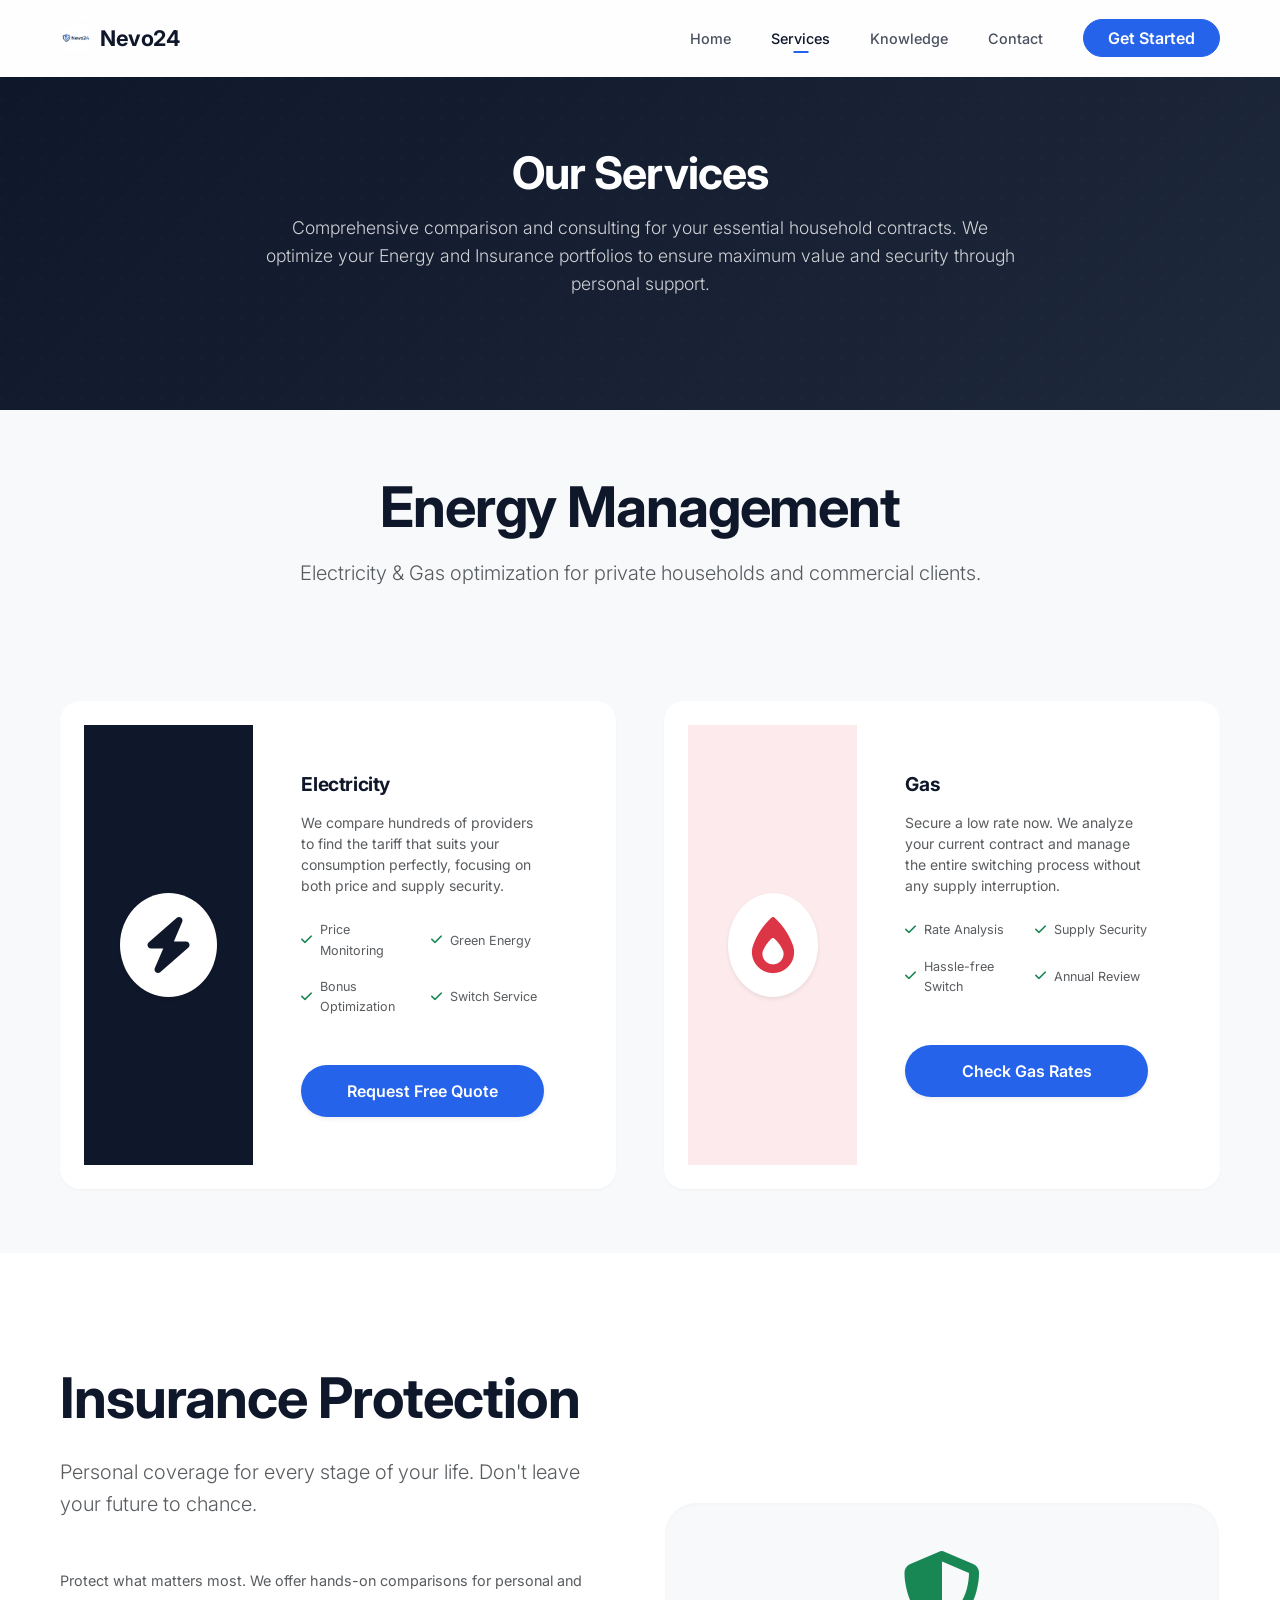
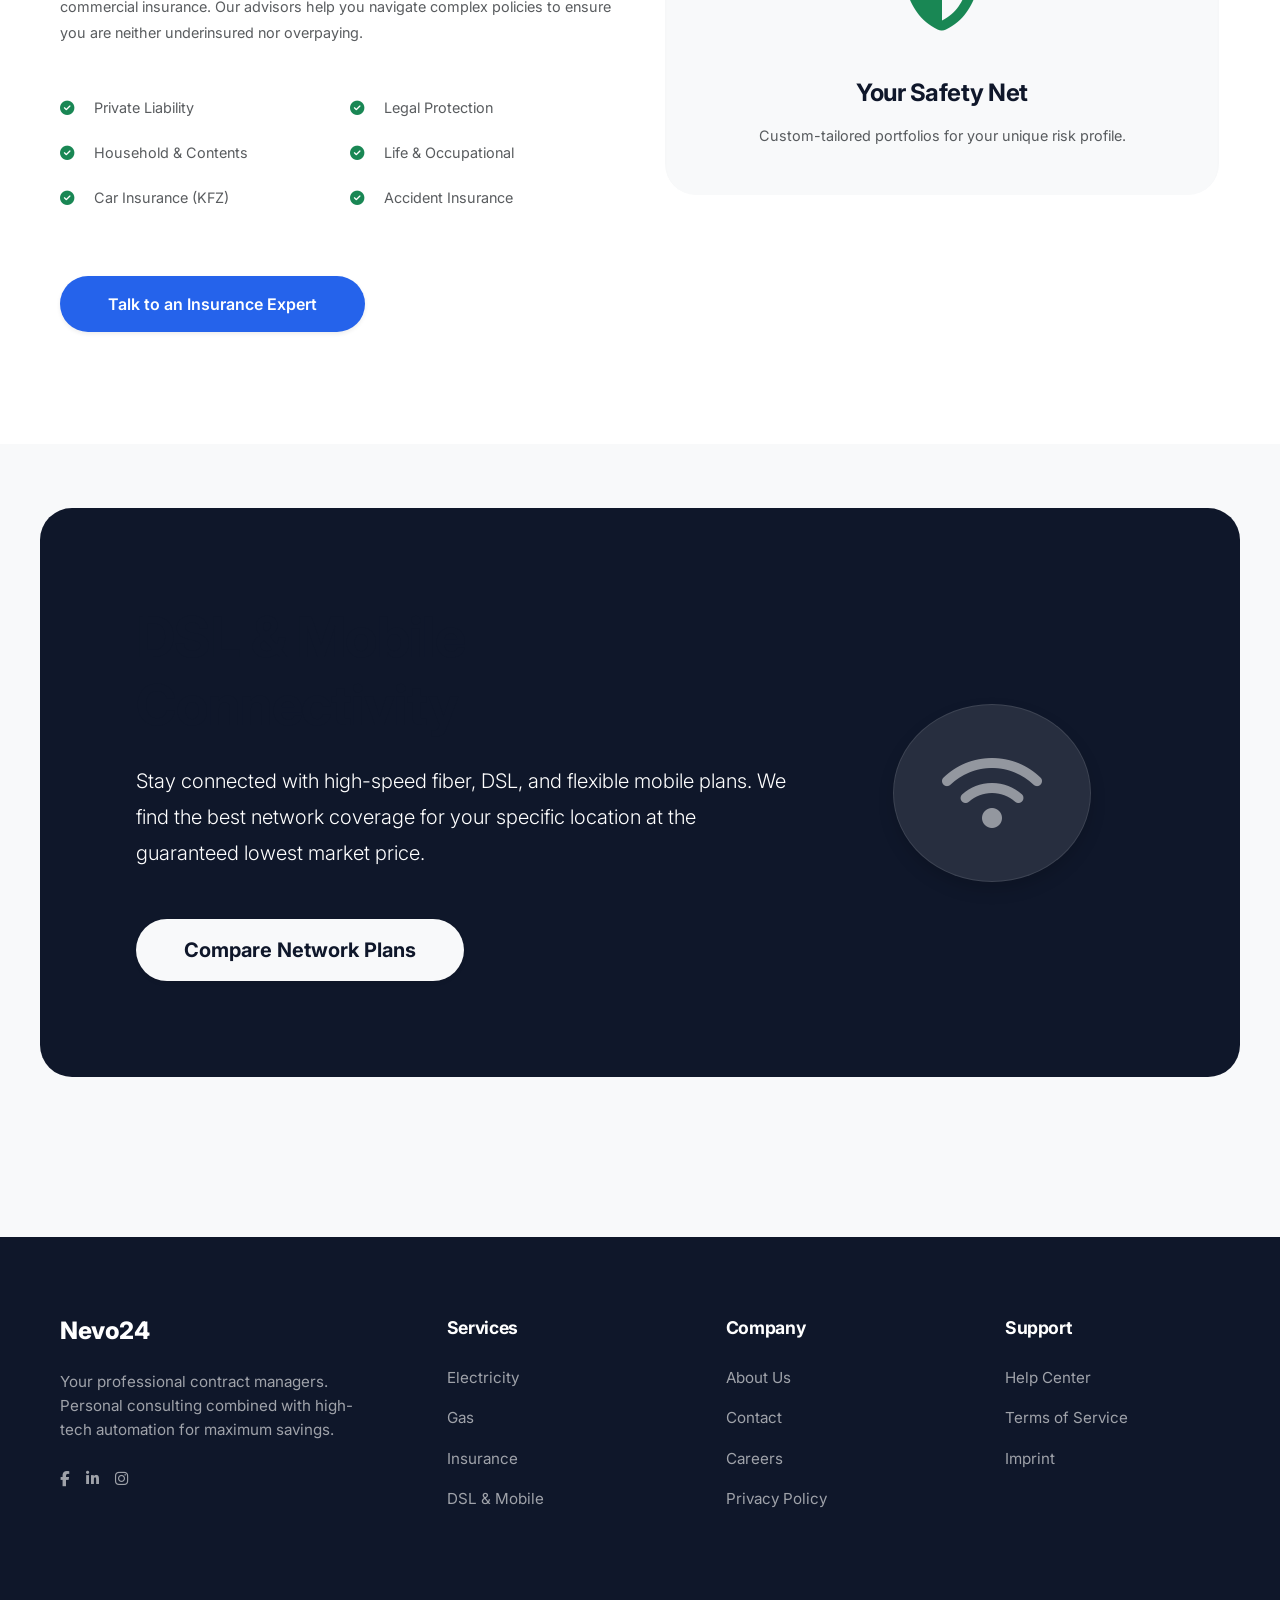
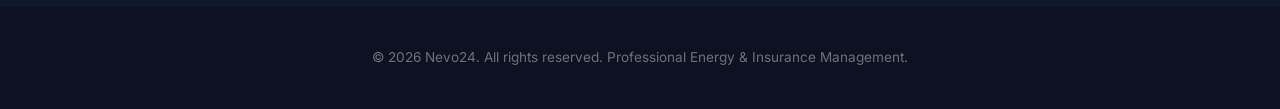
<file: services.html>
<!DOCTYPE html>
<html lang="en">

<head>
    <meta charset="UTF-8">
    <meta name="viewport" content="width=device-width, initial-scale=1.0">
    <title>Our Services - Nevo24</title>
    <meta name="description"
        content="Explore our services: Electricity, Gas, Insurance, DSL & Mobile. Personalized consulting for your needs.">
    <!-- Mobile App Settings -->
    <meta name="apple-mobile-web-app-capable" content="yes">
    <meta name="apple-mobile-web-app-status-bar-style" content="black-translucent">
    <meta name="theme-color" content="#0f172a">

    <!-- Bootstrap 5 CSS -->
    <link href="https://cdn.jsdelivr.net/npm/bootstrap@5.3.2/dist/css/bootstrap.min.css" rel="stylesheet">
    <!-- AOS CSS -->
    <link href="https://unpkg.com/aos@2.3.1/dist/aos.css" rel="stylesheet">

    <link rel="stylesheet" href="css/main.css">
    <link href="https://fonts.googleapis.com/css2?family=Inter:wght@400;500;600;700;800&display=swap" rel="stylesheet">
    <!-- FontAwesome for Icons -->
    <link rel="stylesheet" href="https://cdnjs.cloudflare.com/ajax/libs/font-awesome/6.4.0/css/all.min.css">
</head>

<body class="bg-light">
    <header class="navbar navbar-expand-lg navbar-light bg-white sticky-top py-3">
        <div class="container">
            <a href="index.html" class="navbar-brand logo d-flex align-items-center gap-2 text-decoration-none">
                <img src="img/logo.png" alt="Nevo24 Logo" height="32">
                <span>Nevo24</span>
            </a>
            <button class="navbar-toggler border-0" type="button" data-bs-toggle="collapse"
                data-bs-target="#navbarContent" aria-label="Toggle navigation">
                <i class="fas fa-bars"></i>
            </button>
            <div class="collapse navbar-collapse" id="navbarContent">
                <div class="navbar-nav ms-auto gap-4 align-items-lg-center">
                    <a href="index.html" class="nav-link fw-medium">Home</a>
                    <a href="services.html" class="nav-link active fw-medium">Services</a>
                    <a href="knowledge.html" class="nav-link fw-medium">Knowledge</a>
                    <a href="contact.html" class="nav-link fw-medium">Contact</a>
                    <a href="contact.html" class="btn btn-primary px-4 rounded-pill ms-lg-2">Get Started</a>
                </div>
            </div>
        </div>
    </header>

    <main>
        <section class="hero" style="padding: 3rem 0 4rem;">
            <div class="container py-4 text-center" data-aos="fade-down">
                <h1 class="display-3 fw-bold mb-3">Our Services</h1>
                <p class="lead mx-auto" style="max-width: 750px; font-size: 1.1rem; opacity: 0.8;">Comprehensive
                    comparison and consulting for
                    your essential household contracts. We optimize your Energy and Insurance portfolios to ensure
                    maximum value and security through personal support.</p>
            </div>
        </section>

        <!-- Energy Section -->
        <section style="padding: 4rem 0;">
            <div class="container">
                <div class="section-title text-center mb-5 pb-5" data-aos="fade-up">
                    <h2 class="display-4 fw-bold mb-3">Energy Management</h2>
                    <p class="text-muted lead">Electricity & Gas optimization for private households and commercial
                        clients.</p>
                </div>

                <div class="row g-5">
                    <!-- Electricity Card -->
                    <div class="col-lg-6" data-aos="fade-right">
                        <div id="electricity" class="card overflow-hidden shadow-hover">
                            <div class="row g-0 h-100">
                                <div
                                    class="col-md-4 bg-primary bg-opacity-10 d-flex align-items-center justify-content-center p-4">
                                    <div class="bg-white rounded-circle p-4 shadow-sm">
                                        <i class="fas fa-bolt display-4 text-primary"></i>
                                    </div>
                                </div>
                                <div class="col-md-8">
                                    <div class="card-body p-4 p-xl-5">
                                        <h3 class="fw-bold mb-3">Electricity</h3>
                                        <p class="text-muted small mb-4">We compare hundreds of providers to find the
                                            tariff that suits your consumption perfectly, focusing on both price and
                                            supply security.</p>
                                        <div class="row g-3 mb-5">
                                            <div class="col-6 small text-muted d-flex align-items-center gap-2"><i
                                                    class="fas fa-check text-success"></i>Price Monitoring</div>
                                            <div class="col-6 small text-muted d-flex align-items-center gap-2"><i
                                                    class="fas fa-check text-success"></i>Green Energy</div>
                                            <div class="col-6 small text-muted d-flex align-items-center gap-2"><i
                                                    class="fas fa-check text-success"></i>Bonus Optimization</div>
                                            <div class="col-6 small text-muted d-flex align-items-center gap-2"><i
                                                    class="fas fa-check text-success"></i>Switch Service</div>
                                        </div>
                                        <a href="contact.html?service=electricity"
                                            class="btn btn-cta w-100 rounded-pill shadow-sm">Request Free Quote</a>
                                    </div>
                                </div>
                            </div>
                        </div>
                    </div>

                    <!-- Gas Card -->
                    <div class="col-lg-6" data-aos="fade-left">
                        <div id="gas" class="card overflow-hidden shadow-hover">
                            <div class="row g-0 h-100">
                                <div
                                    class="col-md-4 bg-danger bg-opacity-10 d-flex align-items-center justify-content-center p-4">
                                    <div class="bg-white rounded-circle p-4 shadow-sm">
                                        <i class="fas fa-burn display-4 text-danger"></i>
                                    </div>
                                </div>
                                <div class="col-md-8">
                                    <div class="card-body p-4 p-xl-5">
                                        <h3 class="fw-bold mb-3">Gas</h3>
                                        <p class="text-muted small mb-4">Secure a low rate now. We analyze your current
                                            contract and manage the entire switching process without any supply
                                            interruption.</p>
                                        <div class="row g-3 mb-5">
                                            <div class="col-6 small text-muted d-flex align-items-center gap-2"><i
                                                    class="fas fa-check text-success"></i>Rate Analysis</div>
                                            <div class="col-6 small text-muted d-flex align-items-center gap-2"><i
                                                    class="fas fa-check text-success"></i>Supply Security</div>
                                            <div class="col-6 small text-muted d-flex align-items-center gap-2"><i
                                                    class="fas fa-check text-success"></i>Hassle-free Switch</div>
                                            <div class="col-6 small text-muted d-flex align-items-center gap-2"><i
                                                    class="fas fa-check text-success"></i>Annual Review</div>
                                        </div>
                                        <a href="contact.html?service=gas"
                                            class="btn btn-cta w-100 rounded-pill shadow-sm">Check Gas Rates</a>
                                    </div>
                                </div>
                            </div>
                        </div>
                    </div>
                </div>
            </div>
        </section>

        <!-- Insurance Section -->
        <section class="bg-white" style="padding: 4rem 0;">
            <div class="container py-5">
                <div class="row align-items-center g-5">
                    <div class="col-lg-6" data-aos="fade-up">
                        <div class="section-title text-start mb-5">
                            <h2 class="display-4 fw-bold mb-4">Insurance Protection</h2>
                            <p class="text-muted lead">Personal coverage for every stage of your life. Don't leave your
                                future to chance.</p>
                        </div>
                        <p class="text-muted mb-5" style="line-height: 1.8;">Protect what matters most. We offer
                            hands-on comparisons for personal
                            and commercial insurance. Our advisors help you navigate complex policies to ensure you are
                            neither underinsured nor overpaying.</p>

                        <div class="row g-4 mb-5">
                            <div class="col-sm-6">
                                <ul class="list-unstyled text-muted lh-lg">
                                    <li class="mb-3"><i class="fas fa-check-circle text-success me-3"></i>
                                        Private Liability</li>
                                    <li class="mb-3"><i class="fas fa-check-circle text-success me-3"></i>
                                        Household & Contents</li>
                                    <li class="mb-3"><i class="fas fa-check-circle text-success me-3"></i>
                                        Car Insurance (KFZ)</li>
                                </ul>
                            </div>
                            <div class="col-sm-6">
                                <ul class="list-unstyled text-muted lh-lg">
                                    <li class="mb-3"><i class="fas fa-check-circle text-success me-3"></i>
                                        Legal Protection</li>
                                    <li class="mb-3"><i class="fas fa-check-circle text-success me-3"></i>
                                        Life & Occupational</li>
                                    <li class="mb-3"><i class="fas fa-check-circle text-success me-3"></i>
                                        Accident Insurance</li>
                                </ul>
                            </div>
                        </div>
                        <a href="contact.html?service=insurance"
                            class="btn btn-cta px-5 py-3 rounded-pill shadow-sm">Talk to an Insurance Expert</a>
                    </div>
                    <div class="col-lg-6" data-aos="fade-left" data-aos-delay="200">
                        <div
                            class="bg-light p-5 rounded-5 border border-white shadow-inner position-relative text-center">
                            <i class="fas fa-shield-alt display-1 text-success opacity-10 mb-5"></i>
                            <h4 class="fw-bold mb-3">Your Safety Net</h4>
                            <p class="text-muted mb-0">Custom-tailored portfolios for your unique risk profile.</p>
                        </div>
                    </div>
                </div>
            </div>
        </section>

        <!-- DSL Section -->
        <section style="padding: 4rem 0;">
            <div class="container px-5 py-5 bg-primary rounded-5 text-white shadow-xl" data-aos="zoom-in"
                style="padding: 6rem !important;">
                <div class="row align-items-center g-5">
                    <div class="col-lg-8">
                        <h2 class="display-4 fw-bold mb-4">DSL & Mobile Connectivity</h2>
                        <p class="lead mb-5 opacity-70" style="line-height: 1.8;">Stay connected with high-speed fiber,
                            DSL, and flexible mobile
                            plans. We find the best network coverage for your specific location at the guaranteed lowest
                            market price.</p>
                        <a href="contact.html?service=dsl"
                            class="btn btn-light btn-lg px-5 py-3 rounded-pill fw-bold text-primary shadow-sm border-0">Compare
                            Network Plans</a>
                    </div>
                    <div class="col-lg-4 text-center">
                        <div
                            class="bg-white bg-opacity-10 rounded-circle d-inline-flex align-items-center justify-content-center p-5 border border-white border-opacity-10 shadow">
                            <i class="fas fa-wifi display-1 opacity-50"></i>
                        </div>
                    </div>
                </div>
            </div>
        </section>
    </main>

    <footer class="footer">
        <div class="container">
            <div class="footer-content">
                <div class="footer-col">
                    <h4 class="logo text-white mb-4">Nevo24</h4>
                    <p class="mb-4">Your professional contract managers. Personal consulting combined with high-tech
                        automation for maximum savings.</p>
                    <div class="d-flex gap-3">
                        <a href="#" class="social-link"><i class="fab fa-facebook-f"></i></a>
                        <a href="#" class="social-link"><i class="fab fa-linkedin-in"></i></a>
                        <a href="#" class="social-link"><i class="fab fa-instagram"></i></a>
                    </div>
                </div>
                <div class="footer-col">
                    <h5>Services</h5>
                    <ul>
                        <li><a href="services.html#electricity">Electricity</a></li>
                        <li><a href="services.html#gas">Gas</a></li>
                        <li><a href="services.html#insurance">Insurance</a></li>
                        <li><a href="services.html#dsl">DSL & Mobile</a></li>
                    </ul>
                </div>
                <div class="footer-col">
                    <h5>Company</h5>
                    <ul>
                        <li><a href="#">About Us</a></li>
                        <li><a href="contact.html">Contact</a></li>
                        <li><a href="#">Careers</a></li>
                        <li><a href="#">Privacy Policy</a></li>
                    </ul>
                </div>
                <div class="footer-col">
                    <h5>Support</h5>
                    <ul>
                        <li><a href="knowledge.html">Help Center</a></li>
                        <li><a href="#">Terms of Service</a></li>
                        <li><a href="#">Imprint</a></li>
                    </ul>
                </div>
            </div>
        </div>
        <div class="footer-bottom">
            <div class="container">
                &copy; 2026 Nevo24. All rights reserved. Professional Energy & Insurance Management.
            </div>
        </div>
    </footer>

    <!-- Bootstrap 5 JS -->
    <script src="https://cdn.jsdelivr.net/npm/bootstrap@5.3.2/dist/js/bootstrap.bundle.min.js"></script>
    <!-- AOS JS -->
    <script src="https://unpkg.com/aos@2.3.1/dist/aos.js"></script>
    <script>
        AOS.init({
            duration: 800,
            once: true,
            easing: 'ease-out-cubic'
        });
    </script>
    <script src="js/main.js"></script>
</body>

</html>
</file>
<file: css/main.css>
/* Base */
@import './base/variables.css';
@import './base/reset.css';
@import './base/typography.css';

/* Layouts */
@import './layouts/grid.css';
@import './layouts/utilities.css';

/* Components */
@import './components/navbar.css';
@import './components/hero.css';
@import './components/buttons.css';
@import './components/usp.css';
@import './components/card.css';
@import './components/forms.css';
@import './components/footer.css';
</file>
